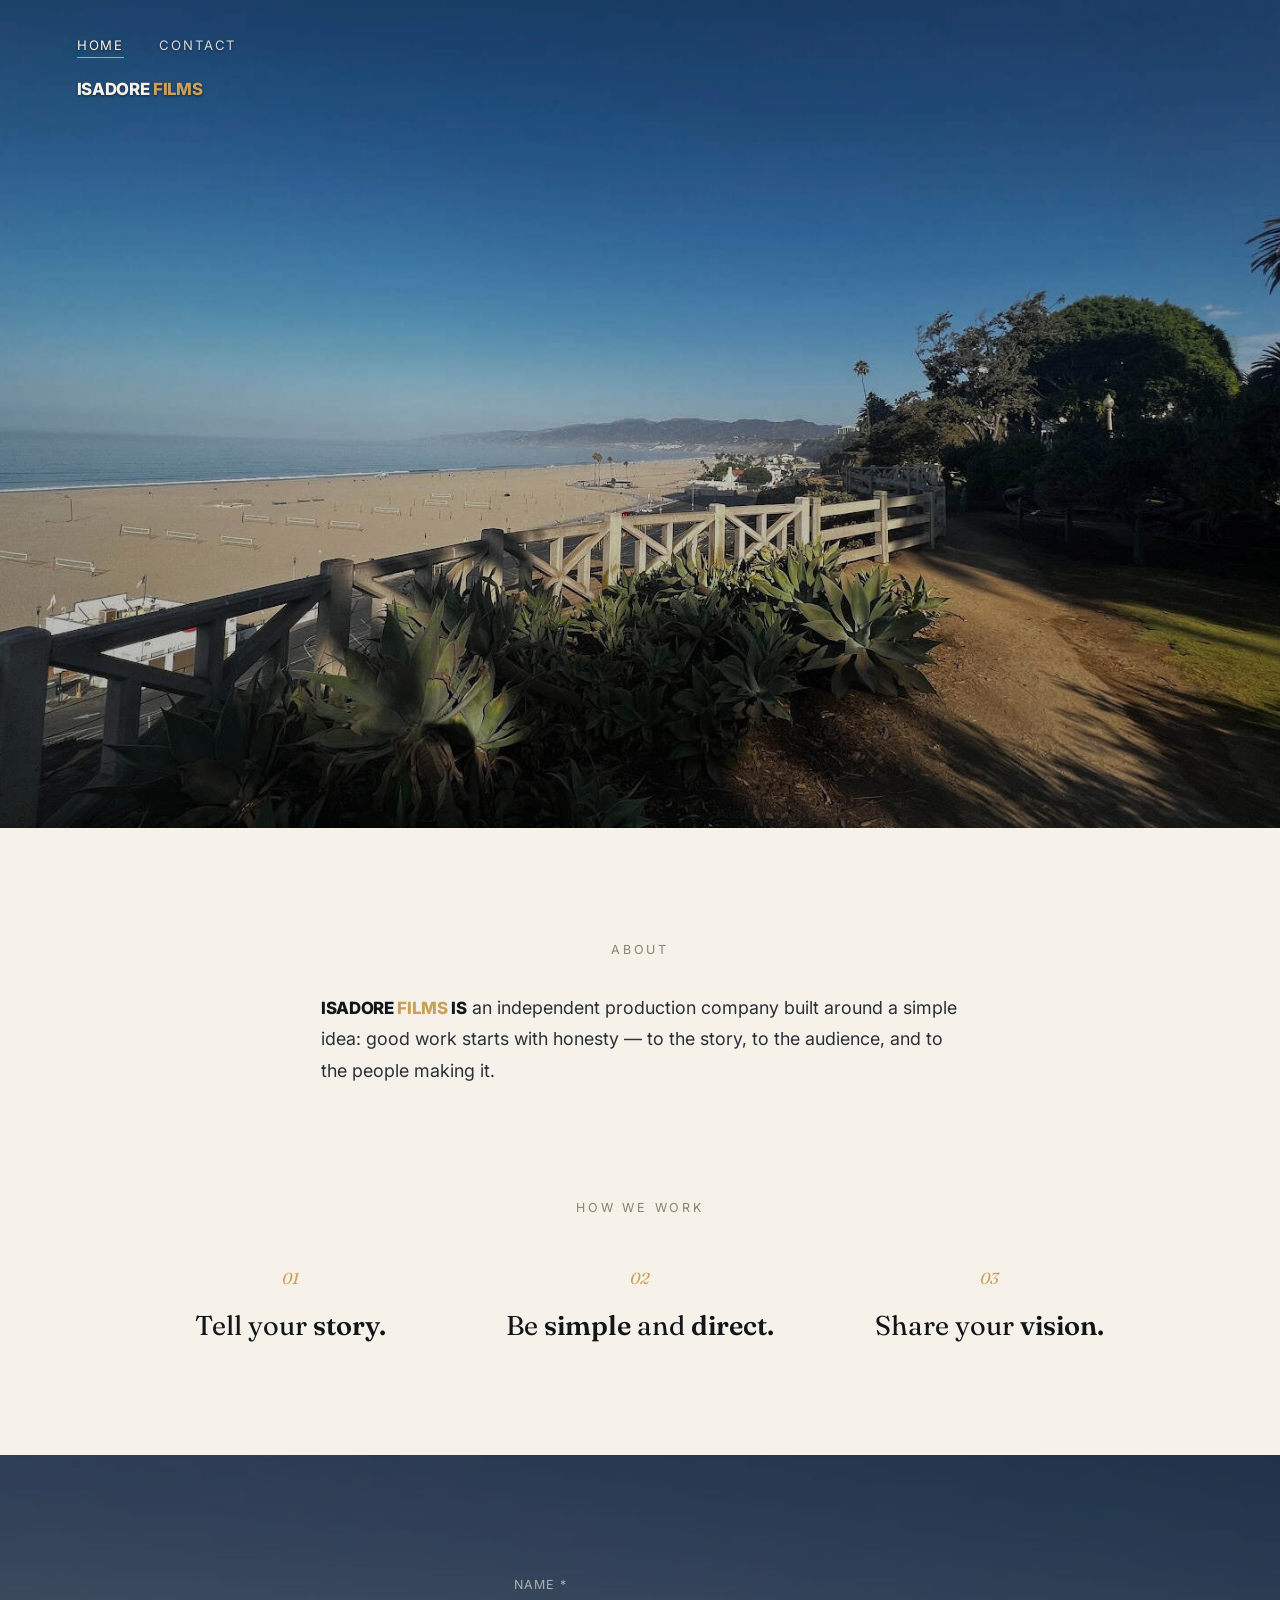
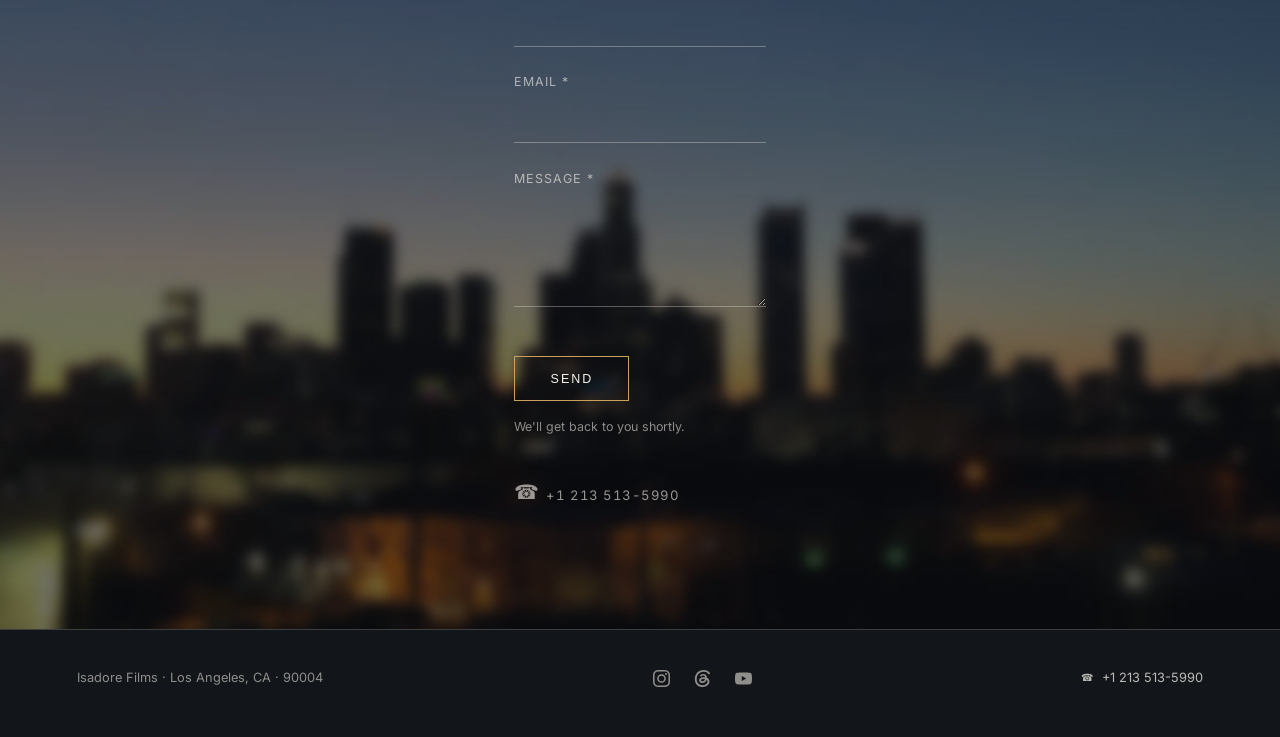
<file: index.html>
<!doctype html>
<html lang="en">
<head>
<meta charset="UTF-8">
<meta name="viewport" content="width=device-width, initial-scale=1.0">
<title>Isadore Films — Los Angeles</title>
<meta name="description" content="Isadore Films is a Los Angeles production company. It's about the story. It's about the truth.">
<link rel="icon" href="favicon.ico" sizes="any">
<link rel="icon" href="favicon.svg" type="image/svg+xml">
<link rel="apple-touch-icon" href="apple-touch-icon.png">
<link rel="stylesheet" href="styles.css">
</head>
<body>

<header class="site-header">
  <div class="brand">
    <nav class="primary">
      <ul>
        <li><a href="#top" class="active">Home</a></li>
        <li><a href="#contact">Contact</a></li>
      </ul>
    </nav>
    <a href="#top" class="logo"><span class="word">Isadore <b>Films</b></span></a>
  </div>
</header>

<section class="hero" id="top" style="background-image:url('images/beach.jpg');"></section>

<section class="about">
  <p class="kicker">About</p>
  <p class="lede"><span class="mark">Isadore <b>Films</b> is</span> an independent production company built around a simple idea: good work starts with honesty — to the story, to the audience, and to the people making it.</p>
</section>

<section class="philosophy">
  <p class="kicker">How we work</p>
  <div class="tenets">
    <div class="tenet">
      <span class="num">01</span>
      <p>Tell your <b>story.</b></p>
    </div>
    <div class="tenet">
      <span class="num">02</span>
      <p>Be <b>simple</b> and <b>direct.</b></p>
    </div>
    <div class="tenet">
      <span class="num">03</span>
      <p>Share your <b>vision.</b></p>
    </div>
  </div>
</section>

<section class="band contact-band" id="contact" style="background-image:url('images/skyline.jpg');">
  <div class="contact-grid">
  <form class="contact-form" action="https://formspree.io/f/xaeyjerq" method="POST">
    <div class="field">
      <label for="name">Name *</label>
      <input type="text" id="name" name="name" required>
    </div>
    <div class="field">
      <label for="email">Email *</label>
      <input type="email" id="email" name="email" required>
    </div>
    <div class="field">
      <label for="message">Message *</label>
      <textarea id="message" name="message" required></textarea>
    </div>
    <input type="hidden" name="_subject" value="New message from isadorefilms.com">
    <button type="submit">Send</button>
    <p class="form-note">We'll get back to you shortly.</p>
  </form>

  <div class="contact-info">
    <div class="item">
      <a href="tel:+12135135990"><span class="ico" aria-hidden="true">☎︎</span>+1 213 513-5990</a>
    </div>
  </div>
  </div>
</section>

<footer>
  <span>Isadore Films · Los Angeles, CA · 90004</span>
  <span class="social">
    <a href="https://www.instagram.com/isadorefilms/" target="_blank" rel="noopener" aria-label="Instagram"><svg viewBox="0 0 24 24" aria-hidden="true"><path d="M7.0301.084c-1.2768.0602-2.1487.264-2.911.5634-.7888.3075-1.4575.72-2.1228 1.3877-.6652.6677-1.075 1.3368-1.3802 2.127-.2954.7638-.4956 1.6365-.552 2.914-.0564 1.2775-.0689 1.6882-.0626 4.947.0062 3.2586.0206 3.6671.0825 4.9473.061 1.2765.264 2.1482.5635 2.9107.308.7889.72 1.4573 1.388 2.1228.6679.6655 1.3365 1.0743 2.1285 1.38.7632.295 1.6361.4961 2.9134.552 1.2773.056 1.6884.069 4.9462.0627 3.2578-.0062 3.668-.0207 4.9478-.0814 1.28-.0607 2.147-.2652 2.9098-.5633.7889-.3086 1.4578-.72 2.1228-1.3881.665-.6682 1.0745-1.3378 1.3795-2.1284.2957-.7632.4966-1.636.552-2.9124.056-1.2809.0692-1.6898.063-4.948-.0063-3.2583-.021-3.6668-.0817-4.9465-.0607-1.2797-.264-2.1487-.5633-2.9117-.3084-.7889-.72-1.4568-1.3876-2.1228C21.2982 1.33 20.628.9208 19.8378.6165 19.074.321 18.2017.1197 16.9244.0645 15.6471.0093 15.236-.005 11.977.0014 8.718.0076 8.31.0215 7.0301.0839m.1402 21.6932c-1.17-.0509-1.8053-.2453-2.2287-.408-.5606-.216-.96-.4771-1.3819-.895-.422-.4178-.6811-.8186-.9-1.378-.1644-.4234-.3624-1.058-.4171-2.228-.0595-1.2645-.072-1.6442-.079-4.848-.007-3.2037.0053-3.583.0607-4.848.05-1.169.2456-1.805.408-2.2282.216-.5613.4762-.96.895-1.3816.4188-.4217.8184-.6814 1.3783-.9003.423-.1651 1.0575-.3614 2.227-.4171 1.2655-.06 1.6447-.072 4.848-.079 3.2033-.007 3.5835.005 4.8495.0608 1.169.0508 1.8053.2445 2.228.408.5608.216.96.4754 1.3816.895.4217.4194.6816.8176.9005 1.3787.1653.4217.3617 1.056.4169 2.2263.0602 1.2655.0739 1.645.0796 4.848.0058 3.203-.0055 3.5834-.061 4.848-.051 1.17-.245 1.8055-.408 2.2294-.216.5604-.4763.96-.8954 1.3814-.419.4215-.8181.6811-1.3783.9-.4224.1649-1.0577.3617-2.2262.4174-1.2656.0595-1.6448.072-4.8493.079-3.2045.007-3.5825-.006-4.848-.0608M16.953 5.5864A1.44 1.44 0 1 0 18.39 4.144a1.44 1.44 0 0 0-1.437 1.4424M5.8385 12.012c.0067 3.4032 2.7706 6.1557 6.173 6.1493 3.4026-.0065 6.157-2.7701 6.1506-6.1733-.0065-3.4032-2.771-6.1565-6.174-6.1498-3.403.0067-6.156 2.771-6.1496 6.1738M8 12.0077a4 4 0 1 1 4.008 3.9921A3.9996 3.9996 0 0 1 8 12.0077"/></svg></a>
    <a href="https://www.threads.com/@isadorefilms" target="_blank" rel="noopener" aria-label="Threads"><svg viewBox="0 0 24 24" aria-hidden="true"><path d="M18.263 11.097c-.03-3.486-1.92-5.586-5.111-5.586-2.13 0-3.922.963-4.863 2.499l2.062 1.438c.535-.843 1.272-1.543 2.628-1.543 1.528 0 2.318.85 2.544 2.431a15 15 0 0 0-2.236-.173c-4.125 0-6.068 1.867-6.068 4.336s1.943 3.99 4.804 3.99c3.139 0 5.013-2.115 5.781-4.735.798.361 1.348 1.204 1.348 2.47 0 3.387-3.907 5.232-7.22 5.232-4.885 0-8.077-3.207-8.077-8.424 0-6.392 4.223-10.487 9.9-10.487 3.808 0 5.69 1.671 6.97 3.914l2.108-1.475C21.44 2.078 18.331 0 13.663 0 6.227 0 1.168 5.277 1.168 12.934c0 7 4.953 11.066 10.856 11.066 4.878 0 9.809-2.846 9.809-7.716 0-2.545-1.46-4.231-3.569-5.187m-6.33 4.855c-1.077 0-2.026-.512-2.026-1.453 0-1.483 1.822-1.934 3.606-1.934.678 0 1.34.045 1.927.173-.422 1.927-1.671 3.215-3.508 3.214Z"/></svg></a>
    <a href="https://www.youtube.com/@isadorefilms" target="_blank" rel="noopener" aria-label="YouTube"><svg viewBox="0 0 24 24" aria-hidden="true"><path d="M23.498 6.186a3.016 3.016 0 0 0-2.122-2.136C19.505 3.545 12 3.545 12 3.545s-7.505 0-9.377.505A3.017 3.017 0 0 0 .502 6.186C0 8.07 0 12 0 12s0 3.93.502 5.814a3.016 3.016 0 0 0 2.122 2.136c1.871.505 9.376.505 9.376.505s7.505 0 9.377-.505a3.015 3.015 0 0 0 2.122-2.136C24 15.93 24 12 24 12s0-3.93-.502-5.814zM9.545 15.568V8.432L15.818 12l-6.273 3.568z"/></svg></a>
  </span>
  <span><a href="tel:+12135135990"><span class="ico" aria-hidden="true">☎︎</span>+1 213 513-5990</a></span>
</footer>


<!-- Cloudflare Web Analytics -->
<script type="module" src="https://static.cloudflareinsights.com/beacon.min.js" data-cf-beacon='{"token": "da4c46cee6a64100b28957f412d45aaa"}'></script>
<!-- End Cloudflare Web Analytics -->

</body>
</html>
</file>
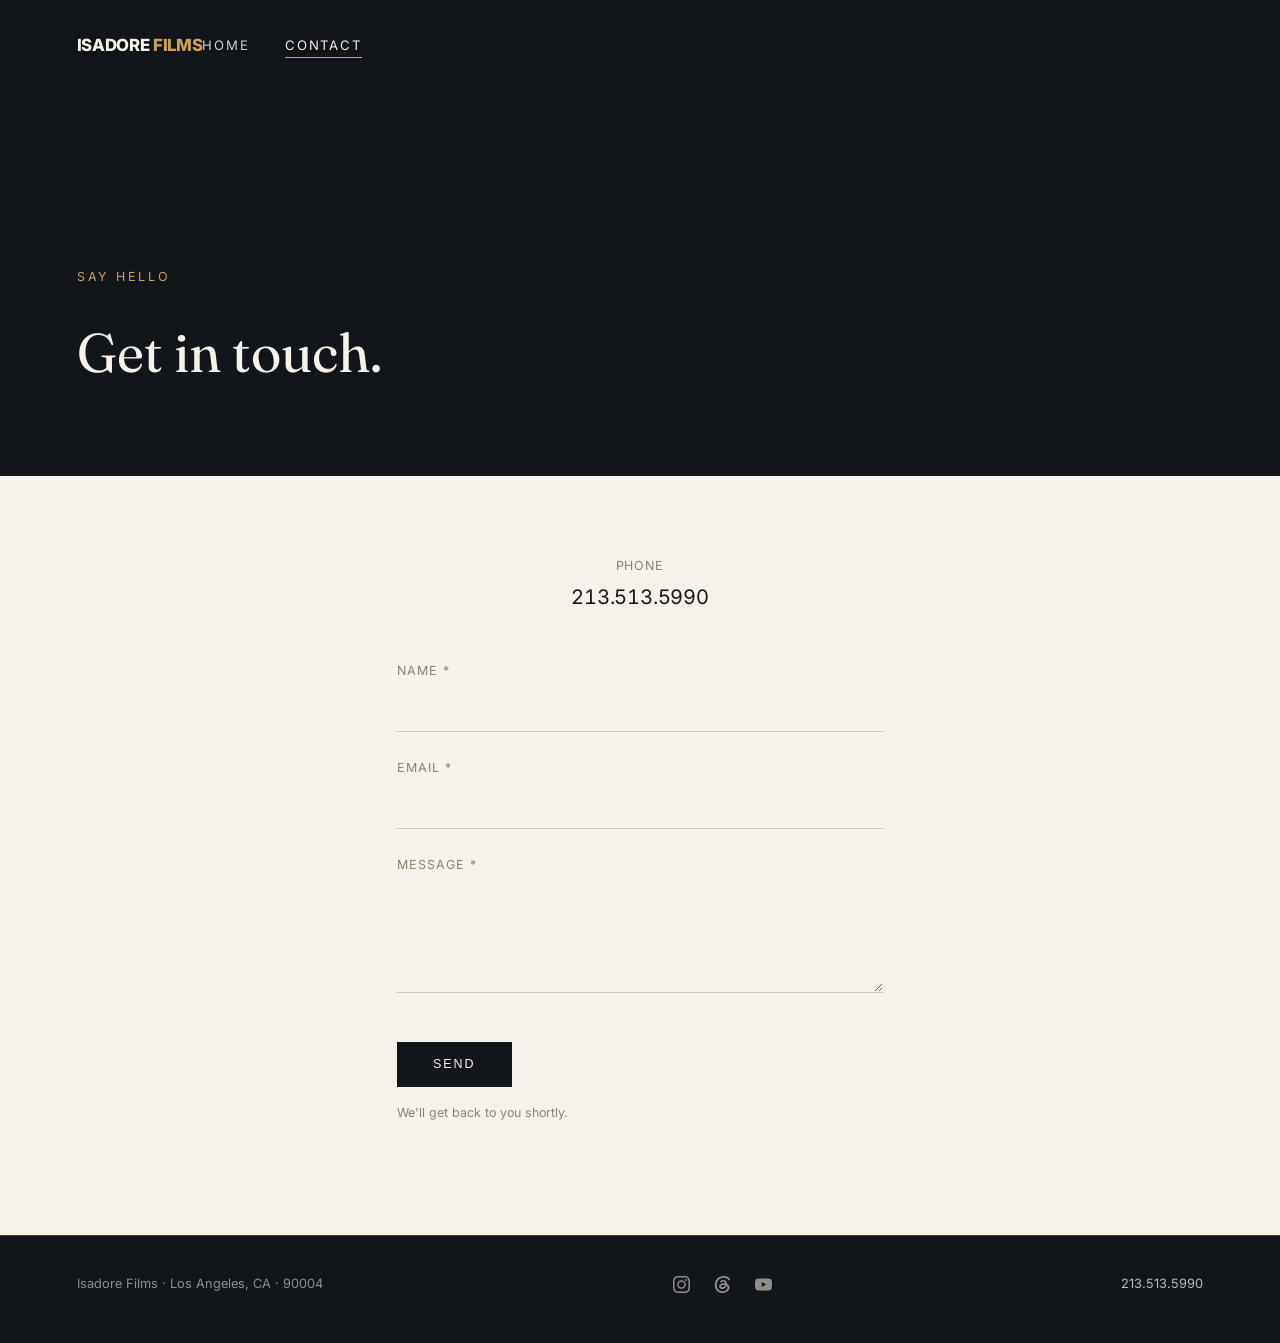
<file: contact.html>
<!doctype html>
<html lang="en">
<head>
<meta charset="UTF-8">
<meta name="viewport" content="width=device-width, initial-scale=1.0">
<title>Contact — Isadore Films</title>
<meta name="description" content="Get in touch with Isadore Films, a Los Angeles production company.">
<link rel="icon" href="favicon.ico" sizes="any">
<link rel="icon" href="favicon.svg" type="image/svg+xml">
<link rel="apple-touch-icon" href="apple-touch-icon.png">
<link rel="stylesheet" href="styles.css">
</head>
<body>

<header class="site-header is-light">
  <a href="./" class="logo">
    <span class="word">Isadore <b>Films</b></span>
  </a>
  <nav class="primary">
    <ul>
      <li><a href="./">Home</a></li>
      <li><a href="contact.html" class="active">Contact</a></li>
    </ul>
  </nav>
</header>

<section class="page-head">
  <p class="eyebrow">Say hello</p>
  <h1>Get in touch.</h1>
</section>

<section class="contact-grid">
  <div class="contact-info">
    <div class="item">
      <small>Phone</small>
      <a href="tel:+12135135990">213.513.5990</a>
    </div>
  </div>

  <form class="contact-form" action="https://formspree.io/f/xaeyjerq" method="POST">
    <div class="field">
      <label for="name">Name *</label>
      <input type="text" id="name" name="name" required>
    </div>
    <div class="field">
      <label for="email">Email *</label>
      <input type="email" id="email" name="email" required>
    </div>
    <div class="field">
      <label for="message">Message *</label>
      <textarea id="message" name="message" required></textarea>
    </div>
    <input type="hidden" name="_subject" value="New message from isadorefilms.com">
    <button type="submit">Send</button>
    <p class="form-note">We'll get back to you shortly.</p>
  </form>
</section>

<footer>
  <span>Isadore Films · Los Angeles, CA · 90004</span>
  <span class="social">
    <a href="https://www.instagram.com/isadorefilms/" target="_blank" rel="noopener" aria-label="Instagram"><svg viewBox="0 0 24 24" aria-hidden="true"><path d="M7.0301.084c-1.2768.0602-2.1487.264-2.911.5634-.7888.3075-1.4575.72-2.1228 1.3877-.6652.6677-1.075 1.3368-1.3802 2.127-.2954.7638-.4956 1.6365-.552 2.914-.0564 1.2775-.0689 1.6882-.0626 4.947.0062 3.2586.0206 3.6671.0825 4.9473.061 1.2765.264 2.1482.5635 2.9107.308.7889.72 1.4573 1.388 2.1228.6679.6655 1.3365 1.0743 2.1285 1.38.7632.295 1.6361.4961 2.9134.552 1.2773.056 1.6884.069 4.9462.0627 3.2578-.0062 3.668-.0207 4.9478-.0814 1.28-.0607 2.147-.2652 2.9098-.5633.7889-.3086 1.4578-.72 2.1228-1.3881.665-.6682 1.0745-1.3378 1.3795-2.1284.2957-.7632.4966-1.636.552-2.9124.056-1.2809.0692-1.6898.063-4.948-.0063-3.2583-.021-3.6668-.0817-4.9465-.0607-1.2797-.264-2.1487-.5633-2.9117-.3084-.7889-.72-1.4568-1.3876-2.1228C21.2982 1.33 20.628.9208 19.8378.6165 19.074.321 18.2017.1197 16.9244.0645 15.6471.0093 15.236-.005 11.977.0014 8.718.0076 8.31.0215 7.0301.0839m.1402 21.6932c-1.17-.0509-1.8053-.2453-2.2287-.408-.5606-.216-.96-.4771-1.3819-.895-.422-.4178-.6811-.8186-.9-1.378-.1644-.4234-.3624-1.058-.4171-2.228-.0595-1.2645-.072-1.6442-.079-4.848-.007-3.2037.0053-3.583.0607-4.848.05-1.169.2456-1.805.408-2.2282.216-.5613.4762-.96.895-1.3816.4188-.4217.8184-.6814 1.3783-.9003.423-.1651 1.0575-.3614 2.227-.4171 1.2655-.06 1.6447-.072 4.848-.079 3.2033-.007 3.5835.005 4.8495.0608 1.169.0508 1.8053.2445 2.228.408.5608.216.96.4754 1.3816.895.4217.4194.6816.8176.9005 1.3787.1653.4217.3617 1.056.4169 2.2263.0602 1.2655.0739 1.645.0796 4.848.0058 3.203-.0055 3.5834-.061 4.848-.051 1.17-.245 1.8055-.408 2.2294-.216.5604-.4763.96-.8954 1.3814-.419.4215-.8181.6811-1.3783.9-.4224.1649-1.0577.3617-2.2262.4174-1.2656.0595-1.6448.072-4.8493.079-3.2045.007-3.5825-.006-4.848-.0608M16.953 5.5864A1.44 1.44 0 1 0 18.39 4.144a1.44 1.44 0 0 0-1.437 1.4424M5.8385 12.012c.0067 3.4032 2.7706 6.1557 6.173 6.1493 3.4026-.0065 6.157-2.7701 6.1506-6.1733-.0065-3.4032-2.771-6.1565-6.174-6.1498-3.403.0067-6.156 2.771-6.1496 6.1738M8 12.0077a4 4 0 1 1 4.008 3.9921A3.9996 3.9996 0 0 1 8 12.0077"/></svg></a>
    <a href="https://www.threads.com/@isadorefilms" target="_blank" rel="noopener" aria-label="Threads"><svg viewBox="0 0 24 24" aria-hidden="true"><path d="M18.263 11.097c-.03-3.486-1.92-5.586-5.111-5.586-2.13 0-3.922.963-4.863 2.499l2.062 1.438c.535-.843 1.272-1.543 2.628-1.543 1.528 0 2.318.85 2.544 2.431a15 15 0 0 0-2.236-.173c-4.125 0-6.068 1.867-6.068 4.336s1.943 3.99 4.804 3.99c3.139 0 5.013-2.115 5.781-4.735.798.361 1.348 1.204 1.348 2.47 0 3.387-3.907 5.232-7.22 5.232-4.885 0-8.077-3.207-8.077-8.424 0-6.392 4.223-10.487 9.9-10.487 3.808 0 5.69 1.671 6.97 3.914l2.108-1.475C21.44 2.078 18.331 0 13.663 0 6.227 0 1.168 5.277 1.168 12.934c0 7 4.953 11.066 10.856 11.066 4.878 0 9.809-2.846 9.809-7.716 0-2.545-1.46-4.231-3.569-5.187m-6.33 4.855c-1.077 0-2.026-.512-2.026-1.453 0-1.483 1.822-1.934 3.606-1.934.678 0 1.34.045 1.927.173-.422 1.927-1.671 3.215-3.508 3.214Z"/></svg></a>
    <a href="https://www.youtube.com/@isadorefilms" target="_blank" rel="noopener" aria-label="YouTube"><svg viewBox="0 0 24 24" aria-hidden="true"><path d="M23.498 6.186a3.016 3.016 0 0 0-2.122-2.136C19.505 3.545 12 3.545 12 3.545s-7.505 0-9.377.505A3.017 3.017 0 0 0 .502 6.186C0 8.07 0 12 0 12s0 3.93.502 5.814a3.016 3.016 0 0 0 2.122 2.136c1.871.505 9.376.505 9.376.505s7.505 0 9.377-.505a3.015 3.015 0 0 0 2.122-2.136C24 15.93 24 12 24 12s0-3.93-.502-5.814zM9.545 15.568V8.432L15.818 12l-6.273 3.568z"/></svg></a>
  </span>
  <span><a href="tel:+12135135990">213.513.5990</a></span>
</footer>


<!-- Cloudflare Web Analytics -->
<script type="module" src="https://static.cloudflareinsights.com/beacon.min.js" data-cf-beacon='{"token": "da4c46cee6a64100b28957f412d45aaa"}'></script>
<!-- End Cloudflare Web Analytics -->

</body>
</html>
</file>
<file: styles.css>
/* Isadore Films — shared stylesheet */

@import url('https://fonts.googleapis.com/css2?family=Fraunces:ital,opsz,wght@0,9..144,300;0,9..144,400;0,9..144,500;0,9..144,600;1,9..144,400&family=Inter:wght@300;400;500;600;800&display=swap');

:root{
  --ink:#12151a;
  --ink-soft:#1c2029;
  --paper:#f6f2ea;
  --paper-dim:#eae4d8;
  --gold:#c9a15a;
  --line: rgba(246,242,234,0.18);
  --serif:'Fraunces', Georgia, serif;
  --sans:'Inter', -apple-system, BlinkMacSystemFont, 'Segoe UI', sans-serif;
}

*{box-sizing:border-box; margin:0; padding:0;}

html{scroll-behavior:smooth;}

body{
  font-family:var(--sans);
  background:var(--paper);
  color:var(--ink);
  line-height:1.6;
  -webkit-font-smoothing:antialiased;
}

img{max-width:100%; display:block;}

a{color:inherit; text-decoration:none;}

.wrap{
  max-width:1100px;
  margin:0 auto;
  padding:0 6vw;
}

/* ---------- Header ---------- */

.site-header{
  position:absolute;
  top:0; left:0; right:0;
  z-index:20;
  padding:2rem 6vw;
  display:flex;
  align-items:flex-start;
  justify-content:flex-start;
}

.site-header.is-light{
  position:relative;
  background:var(--ink);
}

/* Nav on top, wordmark beneath it, both flush left */
.brand{
  display:flex;
  flex-direction:column;
  gap:1.15rem;
}

.logo{
  display:flex;
  align-items:center;
  font-family:var(--sans);
  font-weight:800;
  font-size:1.05rem;
  letter-spacing:-.02em;
  text-transform:uppercase;
  color:var(--paper);
  text-shadow:0 1px 3px rgba(0,0,0,.55);
}

.logo .word b{
  font-weight:800;
  color:var(--gold);
}

nav.primary ul{
  list-style:none;
  display:flex;
  gap:2.2rem;
}

nav.primary a{
  font-size:.82rem;
  letter-spacing:.14em;
  text-transform:uppercase;
  color:var(--paper);
  opacity:.85;
  transition:opacity .2s ease;
  text-shadow:0 1px 3px rgba(0,0,0,.55);
}

nav.primary a:hover, nav.primary a.active{ opacity:1; }
nav.primary a.active{ border-bottom:1px solid var(--gold); padding-bottom:4px; }

/* ---------- Hero ---------- */

.hero{
  position:relative;
  min-height:92vh;
  display:flex;
  align-items:flex-end;
  color:var(--paper);
  background-size:cover;
  background-position:center;
  isolation:isolate;
}

/* Light scrim at the very top only, so the nav and wordmark stay legible.
   The rest of the photo is left alone now that no copy sits on it. */
.hero::before{
  content:"";
  position:absolute; inset:0;
  background:
    linear-gradient(180deg, rgba(18,21,26,.25) 0%, rgba(18,21,26,.08) 28%, rgba(18,21,26,0) 55%, rgba(18,21,26,.12) 100%);
  z-index:-1;
}

.hero-inner{
  padding:0 6vw 6.5rem;
  max-width:820px;
}

.eyebrow{
  font-size:.78rem;
  letter-spacing:.22em;
  text-transform:uppercase;
  color:var(--gold);
  margin-bottom:1.4rem;
}

/* ---------- About ---------- */

/* The block centers on the page; the text inside it reads from a single
   left edge, so the kicker and the paragraph share one margin. */
.about{
  padding:7rem 6vw 4.5rem;
  background:var(--paper);
  text-align:left;
}

.about .kicker{
  text-align:center;
  margin:0 0 2rem;
  font-size:.78rem;
  letter-spacing:.22em;
  text-transform:uppercase;
  color:#8a8371;
}

.about .lede{
  max-width:58ch;
  margin:0 auto;
  font-size:1.12rem;
  line-height:1.75;
  color:#2b2f38;
}

/* Opening words set as the wordmark. Slightly under 1em because uppercase
   reads larger than lowercase at the same size. */
.about .lede .mark{
  font-weight:800;
  font-size:.94em;
  letter-spacing:-.02em;
  text-transform:uppercase;
  color:var(--ink);
}

.about .lede .mark b{
  font-weight:800;
  color:var(--gold);
}

/* ---------- Philosophy ---------- */

.philosophy{
  padding:2.5rem 6vw 7rem;
  background:var(--paper);
}

.philosophy .kicker{
  font-size:.78rem;
  letter-spacing:.22em;
  text-transform:uppercase;
  color:#8a8371;
  margin-bottom:3rem;
  text-align:center;
}

.tenets{
  display:grid;
  grid-template-columns:repeat(3,1fr);
  gap:3rem;
  max-width:1000px;
  margin:0 auto;
}

.tenet{
  text-align:center;
  padding:0 1rem;
}

.tenet .num{
  font-family:var(--serif);
  font-style:italic;
  color:var(--gold);
  font-size:1rem;
  margin-bottom:1rem;
  display:block;
}

.tenet p{
  font-family:var(--serif);
  font-size:1.7rem;
  line-height:1.3;
}

.tenet b{ font-weight:600; }

/* ---------- Clients (dormant — kept for easy restore) ---------- */

.clients{
  padding:1rem 6vw 6rem;
  background:var(--paper);
}

.clients .kicker{
  font-size:.78rem;
  letter-spacing:.22em;
  text-transform:uppercase;
  color:#8a8371;
  margin-bottom:3rem;
  text-align:center;
}

.client-grid{
  list-style:none;
  display:flex;
  flex-wrap:wrap;
  justify-content:center;
  align-items:center;
  gap:2.8rem 2rem;
  max-width:1020px;
  margin:0 auto;
}

.client-grid li{
  flex:0 0 calc(20% - 1.6rem);
  display:flex;
  align-items:center;
  justify-content:center;
}

@media (max-width: 900px){
  .client-grid li{ flex-basis:calc(33.333% - 1.4rem); }
}

.client-grid img{
  max-width:100%;
  height:auto;
  opacity:.5;
  transition:opacity .25s ease;
}

.client-grid img:hover{ opacity:.95; }

.client-note{
  max-width:1000px;
  margin:3rem auto 0;
  text-align:center;
  font-size:.68rem;
  letter-spacing:.06em;
  color:#a09a8b;
}

@media (max-width: 560px){
  .client-grid{ gap:2.4rem 1.6rem; }
  .client-grid li{ flex-basis:calc(50% - 0.8rem); }
}

/* ---------- Skyline band + call to action ---------- */

.band{
  position:relative;
  aspect-ratio:1161 / 871;
  width:100%;
  min-height:340px;
  display:flex;
  align-items:center;
  justify-content:center;
  background-size:cover;
  background-position:center;
  color:var(--paper);
  text-align:center;
  isolation:isolate;
}

.band::before{
  content:"";
  position:absolute; inset:0;
  background:rgba(15,17,22,.08);
  z-index:-1;
}

/* ---------- Contact form over the skyline ---------- */

/* No aspect-ratio here. With a fixed ratio the box computes short on
   narrow screens and centered flex content spills out of BOTH ends,
   which pushed the form up into the section above. Content plus padding
   sets the height instead, with min-height only as a floor so the photo
   still reads generously on a wide screen. */
.contact-band{
  aspect-ratio:auto;
  height:auto;
  min-height:min(86vh, 820px);
  padding:6rem 0;
}

/* The sunset band behind the form peaks around 226 luminance, so it needs
   real cover for the labels to hold. .60 lands white text near 5.4:1. */
.contact-band::before{ background:rgba(15,17,22,.6); }

/* Block sits centered on the photo, but everything inside it reads
   from a single left edge so the labels sit above their fields. */
.contact-band .contact-grid{ padding:0 6vw; margin:0 auto; text-align:left; }

.contact-band .contact-info{ text-align:left; }

/* Secondary to the form: small, quiet, sitting under it. */
.contact-band .contact-info{ margin-top:-.5rem; }

.contact-band .contact-info .item a{
  color:rgba(246,242,234,.6);
  font-size:.82rem;
  letter-spacing:.04em;
  transition:color .2s ease;
}

.contact-band .contact-info .item a:hover{ color:var(--gold); }

/* U+FE0E after the glyph forces the monochrome text form, so it picks up
   the link colour instead of rendering as a full-colour emoji. */
.contact-band .ico{ font-size:1em; margin-right:.45rem; }

.contact-band form.contact-form label{ color:rgba(246,242,234,.62); }

.contact-band form.contact-form input,
.contact-band form.contact-form textarea{
  border-bottom-color:rgba(246,242,234,.32);
  color:var(--paper);
}

.contact-band form.contact-form input::placeholder,
.contact-band form.contact-form textarea::placeholder{
  color:rgba(246,242,234,.4);
}

.contact-band form.contact-form input:focus,
.contact-band form.contact-form textarea:focus{
  border-bottom-color:var(--gold);
}

/* Stop Chrome's autofill from painting the fields white on the dark photo. */
.contact-band form.contact-form input:-webkit-autofill,
.contact-band form.contact-form input:-webkit-autofill:focus{
  -webkit-text-fill-color:var(--paper);
  transition:background-color 600000s 0s, color 600000s 0s;
}

.contact-band form.contact-form button{
  background:transparent;
  border:1px solid var(--gold);
  color:var(--paper);
}

.contact-band form.contact-form button:hover{
  background:var(--gold);
  color:var(--ink);
}

.contact-band .form-note{ color:rgba(246,242,234,.55); }

.band-inner{
  padding:0 6vw;
  display:flex;
  flex-direction:column;
  align-items:center;
  gap:2.2rem;
}

.band h2{
  font-family:var(--serif);
  font-weight:400;
  font-size:clamp(1.8rem, 4vw, 2.8rem);
  line-height:1.15;
  opacity:.9;
  text-shadow:0 2px 4px rgba(0,0,0,.85), 0 6px 24px rgba(0,0,0,.7);
}

/* ---------- CTA button ---------- */

.btn{
  display:inline-block;
  border:1px solid var(--gold);
  color:var(--paper);
  padding:.95rem 2.4rem;
  font-size:.78rem;
  letter-spacing:.18em;
  text-transform:uppercase;
  transition:background .25s ease, color .25s ease;
}

.btn:hover{
  background:var(--gold);
  color:var(--ink);
}

/* ---------- Footer ---------- */

footer{
  background:var(--ink);
  color:rgba(246,242,234,.55);
  padding:2.4rem 6vw 3rem;
  font-size:.8rem;
  display:flex;
  flex-wrap:wrap;
  gap:1rem;
  justify-content:space-between;
  border-top:1px solid var(--line);
}

footer a{ color:rgba(246,242,234,.75); }
footer a:hover{ color:var(--gold); }

.social{
  display:flex;
  align-items:center;
  gap:1.5rem;
}

.social a{ display:flex; }

.social svg{
  width:17px;
  height:17px;
  fill:rgba(246,242,234,.55);
  transition:fill .2s ease;
}

.social a:hover svg{ fill:var(--gold); }

/* ---------- Contact ---------- */

.page-head{
  background:var(--ink);
  color:var(--paper);
  padding:11rem 6vw 5rem;
}

.page-head .eyebrow{ color:var(--gold); }

.page-head h1{
  font-family:var(--serif);
  font-weight:400;
  font-size:clamp(2.2rem,5vw,3.4rem);
}

.contact-grid{
  max-width:640px;
  margin:0 auto;
  padding:5rem 6vw 7rem;
  display:flex;
  flex-direction:column;
  gap:3rem;
}

.contact-info{ text-align:center; }

.contact-info h3{
  font-family:var(--serif);
  font-weight:500;
  margin-bottom:1.2rem;
  color:#8a8371;
  text-transform:uppercase;
  letter-spacing:.1em;
  font-size:.78rem;
}

.contact-info .item{
  margin-bottom:0;
}

.contact-info .item a, .contact-info .item span{
  font-family:var(--sans);
  font-weight:400;
  font-size:1.25rem;
  letter-spacing:-.01em;
  font-variant-numeric:lining-nums tabular-nums;
}

.ico{
  display:inline-block;
  margin-right:.55rem;
  font-size:.82em;
  transform:translateY(-1px);
}

.contact-info .item small{
  display:block;
  color:#8a8371;
  font-size:.78rem;
  letter-spacing:.08em;
  text-transform:uppercase;
  margin-bottom:.3rem;
}

form.contact-form label{
  display:block;
  font-size:.78rem;
  letter-spacing:.08em;
  text-transform:uppercase;
  color:#8a8371;
  margin-bottom:.5rem;
}

form.contact-form .field{
  margin-bottom:1.6rem;
}

form.contact-form input,
form.contact-form textarea{
  width:100%;
  border:none;
  border-bottom:1px solid #cfc7b4;
  background:transparent;
  padding:.7rem .1rem;
  font-family:var(--sans);
  font-size:1rem;
  color:var(--ink);
}

form.contact-form input:focus,
form.contact-form textarea:focus{
  outline:none;
  border-bottom-color:var(--gold);
}

form.contact-form textarea{ resize:vertical; min-height:110px; }

form.contact-form button{
  margin-top:1rem;
  border:1px solid var(--ink);
  background:var(--ink);
  color:var(--paper);
  padding:.9rem 2.2rem;
  font-size:.78rem;
  letter-spacing:.16em;
  text-transform:uppercase;
  cursor:pointer;
  transition:background .2s ease, color .2s ease;
}

form.contact-form button:hover{
  background:transparent;
  color:var(--ink);
}

.form-note{
  font-size:.78rem;
  color:#8a8371;
  margin-top:1rem;
}

/* ---------- Responsive ---------- */

@media (max-width: 760px){
  .tenets{ grid-template-columns:1fr; gap:2.4rem; }
  .contact-grid{ gap:2.4rem; }
  .contact-band{ min-height:0; padding:4rem 0; }
  nav.primary ul{ gap:1.3rem; }
  .site-header{ padding:1.4rem 6vw; }
  .brand{ gap:.9rem; }
  .about{ padding:4.5rem 6vw 3rem; }
  .page-head{ padding-top:8rem; }
}
</file>
